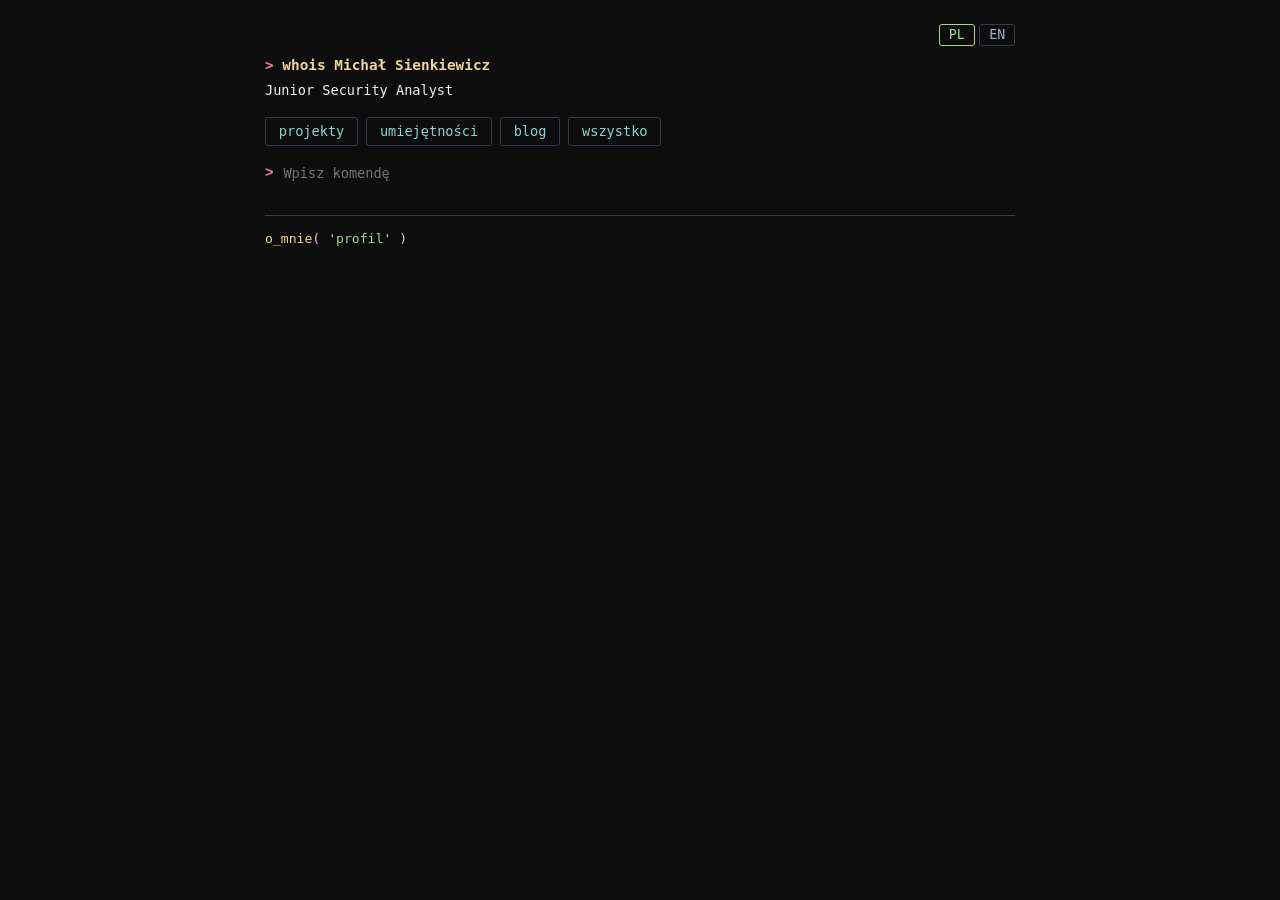
<file: index.html>
<!DOCTYPE html>
<html lang="pl">
<head>
    <meta charset="UTF-8">
    <meta name="viewport" content="width=device-width, initial-scale=1.0">
    <meta http-equiv="Content-Security-Policy" content="default-src 'self'; script-src 'self'; style-src 'self' https://fonts.googleapis.com; font-src 'self' https://fonts.gstatic.com; img-src 'self' data:; object-src 'none'; base-uri 'none'; form-action 'none'">
    <meta name="description" content="Michał Sienkiewicz — Junior Security Analyst. Portfolio w stylu terminala: projekty, certyfikaty i blog o drodze do cyberbezpieczeństwa.">
    <meta name="theme-color" content="#0d0d0d">
    <meta property="og:type" content="website">
    <meta property="og:title" content="Michał Sienkiewicz — CLI">
    <meta property="og:description" content="Michał Sienkiewicz — Junior Security Analyst. Portfolio w stylu terminala: projekty, certyfikaty i blog o drodze do cyberbezpieczeństwa.">
    <meta property="og:locale" content="pl_PL">
    <meta name="twitter:card" content="summary">
    <link rel="icon" href="favicon.svg" type="image/svg+xml">
    <title>Michał Sienkiewicz — CLI</title>
    <link rel="preconnect" href="https://fonts.googleapis.com">
    <link rel="preconnect" href="https://fonts.gstatic.com" crossorigin>
    <link href="https://fonts.googleapis.com/css2?family=Roboto:wght@400;500;700&family=Roboto+Mono:wght@400;700&display=swap" rel="stylesheet">

    <link rel="stylesheet" href="style.css">
    <script src="i18n.js"></script>
</head>
<body>
    <a class="skip-link" href="#main" data-i18n="skip">Przejdź do treści</a>
    
    <main class="terminal" id="main" tabindex="-1">
        <!-- HEADER TERMINALA -->
        <div class="code-line prompt">
            <span class="symbol">&gt;</span> <span class="entity">whois Michał Sienkiewicz</span>
        </div>
        <h1 class="code-line intro">
            Junior Security Analyst
        </h1>

        <!-- MENU (klikalne odpowiedniki komend) -->
        <nav class="menu" aria-label="Menu">
            <button type="button" class="menu-btn" data-cmd="projekty" data-i18n="menu.projects">projekty</button>
            <button type="button" class="menu-btn" data-cmd="umiejetnosci" data-i18n="menu.skills">umiejętności</button>
            <button type="button" class="menu-btn" data-cmd="blog" data-i18n="menu.blog">blog</button>
            <button type="button" class="menu-btn" data-cmd="wszystko" data-i18n="menu.all">wszystko</button>
        </nav>

        <!-- HISTORIA KOMEND I LOGI -->
        <div id="cli-output"></div>

        <!-- INTERAKTYWNY PROMPT -->
        <div class="command-line">
            <span class="symbol">&gt;</span>
            <input type="text" id="cli-input" aria-label="Wpisz komendę, np. pomoc" autocomplete="off" autocorrect="off" autocapitalize="none" data-i18n-attr="placeholder:idx.placeholder;aria-label:idx.aria" spellcheck="false" placeholder="Wpisz komendę">
        </div>

        <!-- UKRYTE SEKCJE STRONY -->
        <div id="terminal-sections">
            <!-- SEKCJA 1: PROJEKTY -->
            <section id="sec-projekty" class="section-block hidden">
                <h2 class="section-title" data-i18n="idx.s1"># 01. PROJEKTY</h2>
                <ul class="entry-list">
                    <li>
                        <a href="pages/nas.html" class="nav-item">
                            <span class="entry-label" data-i18n="idx.nas">Serwer NAS</span>
                            <span class="entry-meta" data-i18n="idx.nasmeta">Dokumentacja / Foto</span>
                        </a>
                    </li>
                    <li>
                        <a href="https://github.com/bendrusm" target="_blank" rel="noopener noreferrer" class="nav-item">
                            <span class="entry-label">Homelab</span>
                            <span class="entry-meta" data-i18n="idx.homelabmeta">W trakcie</span>
                        </a>
                    </li>
                </ul>
            </section>

            <!-- SEKCJA 2: KURSY I UMIEJĘTNOŚCI -->
            <section id="sec-skills" class="section-block hidden">
                <h2 class="section-title" data-i18n="idx.s2"># 02. KURSY I UMIEJĘTNOŚCI</h2>
                <ul class="entry-list">
                   <li>
                     <a href="pages/certyfikaty.html" class="nav-item">
                        <span class="entry-label" data-i18n="idx.certs">Certyfikaty</span>
                         <span class="entry-meta">08-26</span>
                     </a>
                    </li>
                    <li>
                        <div class="nav-item info-item">
                            <span class="entry-label" data-i18n="idx.skills">Umiejętności</span>
                            <span class="entry-meta">Linux · SIEM/IDS · SQL · Python · Windows Server</span>
                        </div>
                    </li>
                </ul>
            </section>

            <!-- SEKCJA 3: MINI BLOG / LOGI -->
            <section id="sec-blog" class="section-block hidden">
                <h2 class="section-title" data-i18n="idx.s3"># 03. Logi</h2>
                <ul class="entry-list">
                    <li>
                        <a href="pages/blog.html" class="nav-item">
                            <span class="entry-label">Blog</span>
                            <span class="entry-meta">24-07-26</span>
                        </a>
                    </li>
                </ul>
            </section>
        </div>

        <!-- STOPKA STRONY -->
        <footer class="section-block footer-code">
            <div class="code-line">
                <span class="function" data-i18n="idx.aboutfn">o_mnie</span>(
                <a href="pages/o-mnie.html" class="selectable-link" data-i18n="idx.aboutlink">'profil'</a> )
            </div>
        </footer>
    </main>

    <script src="script.js"></script>
</body>
</html>
</file>
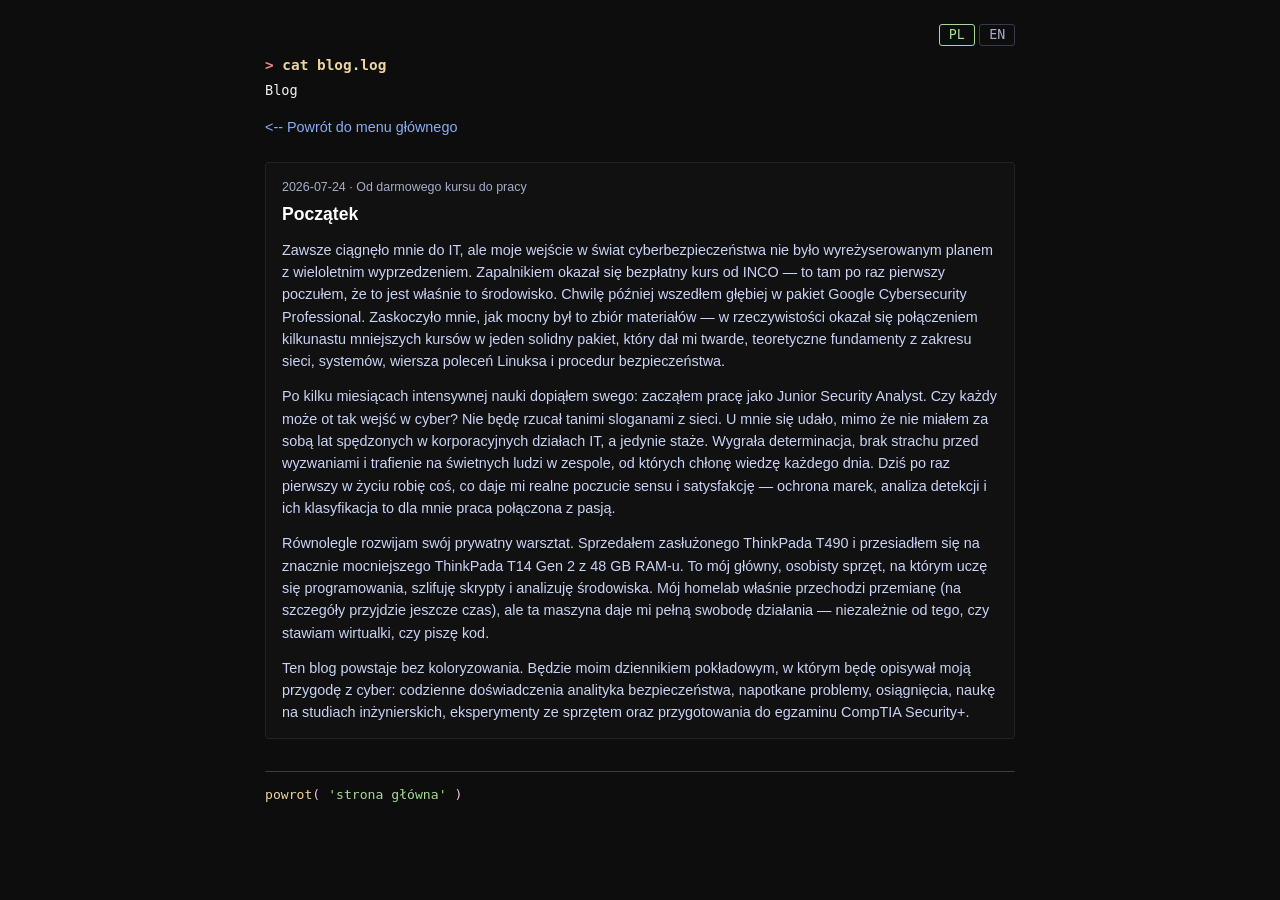
<file: pages/blog.html>
<!DOCTYPE html>
<html lang="pl">
<head>
    <meta charset="UTF-8">
    <meta name="viewport" content="width=device-width, initial-scale=1.0">
    <meta http-equiv="Content-Security-Policy" content="default-src 'self'; script-src 'self'; style-src 'self' https://fonts.googleapis.com; font-src 'self' https://fonts.gstatic.com; img-src 'self' data:; object-src 'none'; base-uri 'none'; form-action 'none'">
    <meta name="description" content="Dziennik pokładowy z drogi do cyberbezpieczeństwa: od darmowego kursu do pierwszej pracy analityka.">
    <meta name="theme-color" content="#0d0d0d">
    <meta property="og:type" content="website">
    <meta property="og:title" content="Blog — Michał Sienkiewicz">
    <meta property="og:description" content="Dziennik pokładowy z drogi do cyberbezpieczeństwa: od darmowego kursu do pierwszej pracy analityka.">
    <meta property="og:locale" content="pl_PL">
    <meta name="twitter:card" content="summary">
    <link rel="icon" href="../favicon.svg" type="image/svg+xml">
    <title>Blog — Michał Sienkiewicz</title>
    <link rel="preconnect" href="https://fonts.googleapis.com">
    <link rel="preconnect" href="https://fonts.gstatic.com" crossorigin>
    <link href="https://fonts.googleapis.com/css2?family=Roboto:wght@400;500;700&family=Roboto+Mono:wght@400;700&display=swap" rel="stylesheet">
    <link rel="stylesheet" href="../style.css">
    <script src="../i18n.js"></script>
</head>
<body>
    <a class="skip-link" href="#main" data-i18n="skip">Przejdź do treści</a>

<main class="terminal" id="main" tabindex="-1">
    <div class="code-line prompt">
        <span class="symbol">&gt;</span> <span class="entity">cat blog.log</span>
    </div>
    <h1 class="code-line intro">Blog</h1>

    <div class="back-wrap">
        <a href="../index.html" class="selectable-link back-link" data-i18n="back.home">&lt;-- Powrót do menu głównego</a>
    </div>

    <section id="sec-blog" class="section-block">
        <!-- NOWY WPIS: skopiuj cały blok <article> i wklej go NAD poprzednim (najnowszy na górze).
             Teksty oznaczaj data-i18n="klucz" i dopisz angielskie wersje w i18n.js. -->
        <article class="post">
            <p class="post-meta">
                <time datetime="2026-07-24">2026-07-24</time> · <span data-i18n="blog.col">Od darmowego kursu do pracy</span>
            </p>
            <h2 class="post-title" data-i18n="blog.h4">Początek</h2>
            <p data-i18n="blog.p1">Zawsze ciągnęło mnie do IT, ale moje wejście w świat cyberbezpieczeństwa nie było wyreżyserowanym planem z wieloletnim wyprzedzeniem. Zapalnikiem okazał się bezpłatny kurs od INCO — to tam po raz pierwszy poczułem, że to jest właśnie to środowisko. Chwilę później wszedłem głębiej w pakiet Google Cybersecurity Professional. Zaskoczyło mnie, jak mocny był to zbiór materiałów — w rzeczywistości okazał się połączeniem kilkunastu mniejszych kursów w jeden solidny pakiet, który dał mi twarde, teoretyczne fundamenty z zakresu sieci, systemów, wiersza poleceń Linuksa i procedur bezpieczeństwa.
                    </p>
            <p data-i18n="blog.p2">
                Po kilku miesiącach intensywnej nauki dopiąłem swego: zacząłem pracę jako Junior Security Analyst. Czy każdy może ot tak wejść w cyber? Nie będę rzucał tanimi sloganami z sieci. U mnie się udało, mimo że nie miałem za sobą lat spędzonych w korporacyjnych działach IT, a jedynie staże. Wygrała determinacja, brak strachu przed wyzwaniami i trafienie na świetnych ludzi w zespole, od których chłonę wiedzę każdego dnia. Dziś po raz pierwszy w życiu robię coś, co daje mi realne poczucie sensu i satysfakcję — ochrona marek, analiza detekcji i ich klasyfikacja to dla mnie praca połączona z pasją.
                    </p>
            <p data-i18n="blog.p3">
                Równolegle rozwijam swój prywatny warsztat. Sprzedałem zasłużonego ThinkPada T490 i przesiadłem się na znacznie mocniejszego ThinkPada T14 Gen 2 z 48 GB RAM-u. To mój główny, osobisty sprzęt, na którym uczę się programowania, szlifuję skrypty i analizuję środowiska. Mój homelab właśnie przechodzi przemianę (na szczegóły przyjdzie jeszcze czas), ale ta maszyna daje mi pełną swobodę działania — niezależnie od tego, czy stawiam wirtualki, czy piszę kod.
                    </p>
            <p data-i18n="blog.p4">
                Ten blog powstaje bez koloryzowania. Będzie moim dziennikiem pokładowym, w którym będę opisywał moją przygodę z cyber: codzienne doświadczenia analityka bezpieczeństwa, napotkane problemy, osiągnięcia, naukę na studiach inżynierskich, eksperymenty ze sprzętem oraz przygotowania do egzaminu CompTIA Security+.
                    </p>
        </article>
    </section>

    <!-- Powrót do strony głównej -->
    <footer class="section-block footer-code post-footer">
        <div class="code-line">
            <span class="function" data-i18n="blog.fn">powrot</span>(
            <a href="../index.html" class="selectable-link" data-i18n="blog.home">'strona główna'</a> )
        </div>
    </footer>
</main>

</body>
</html>
</file>
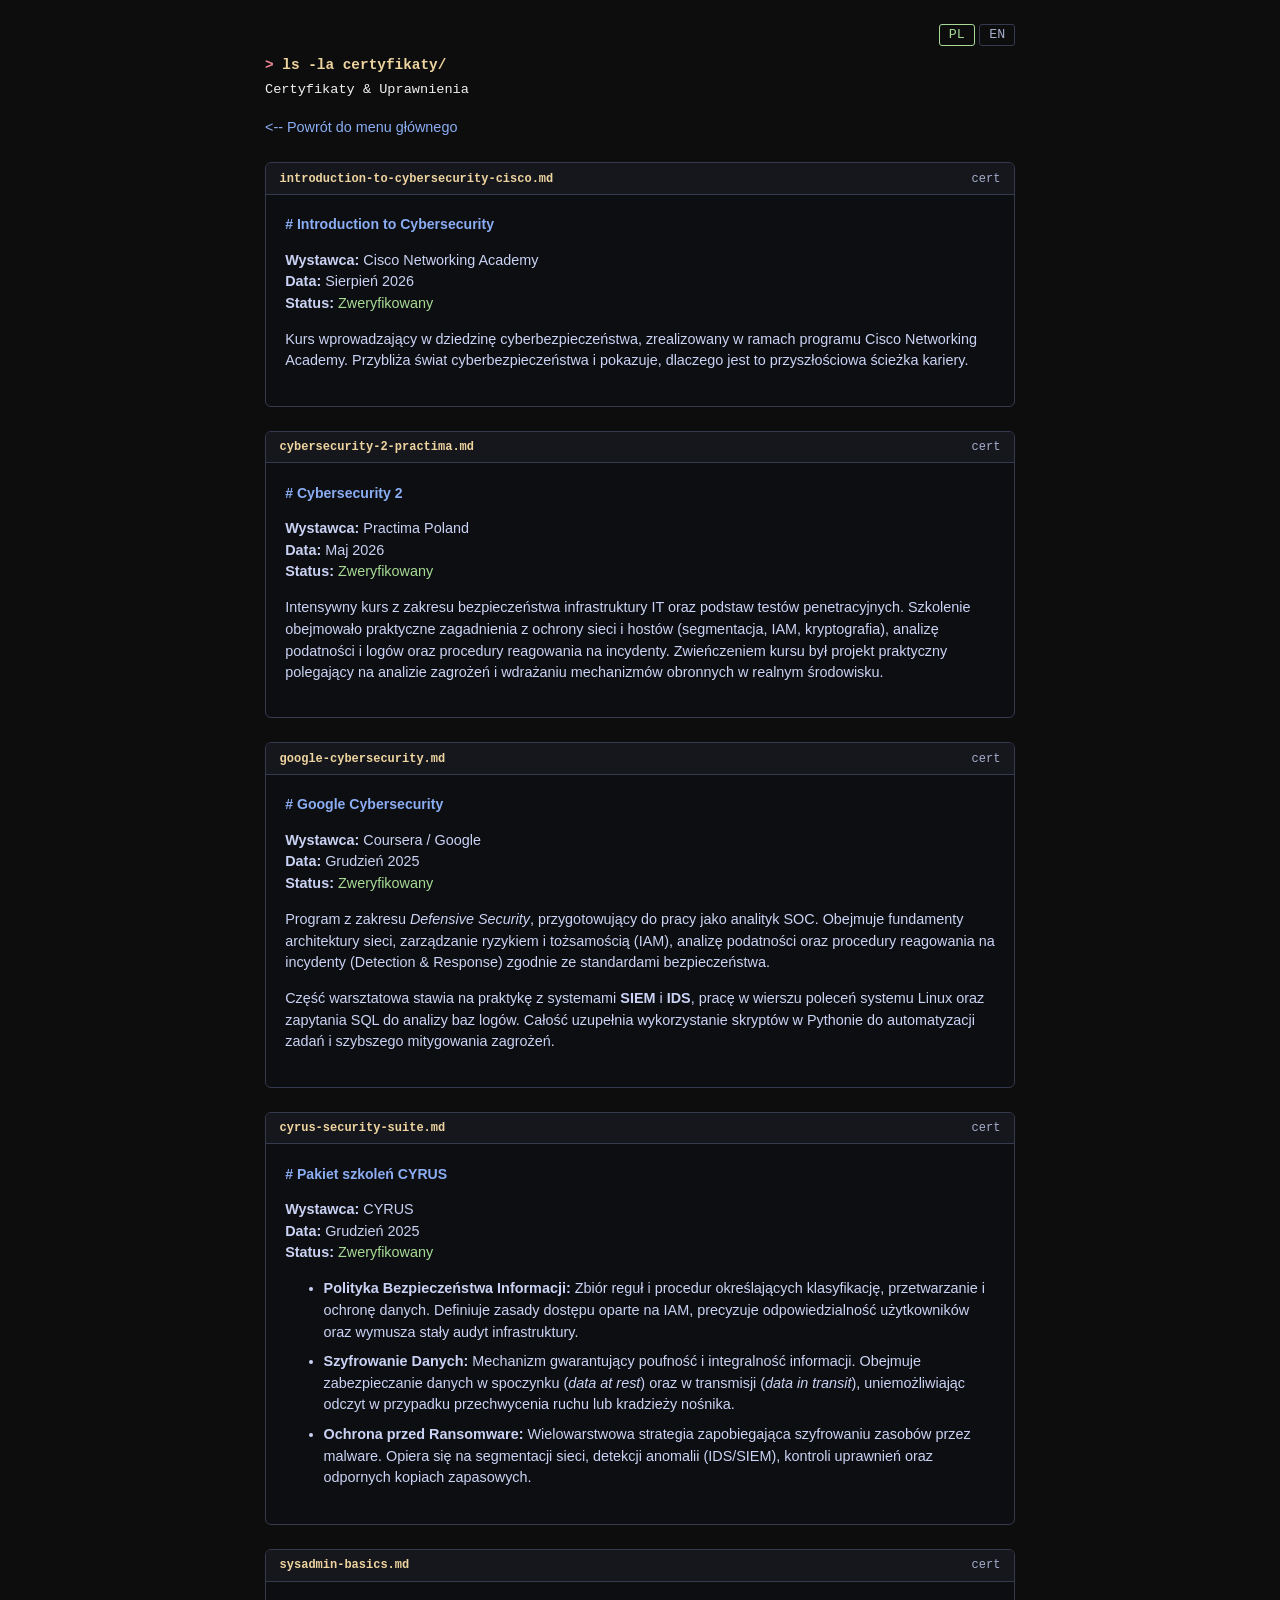
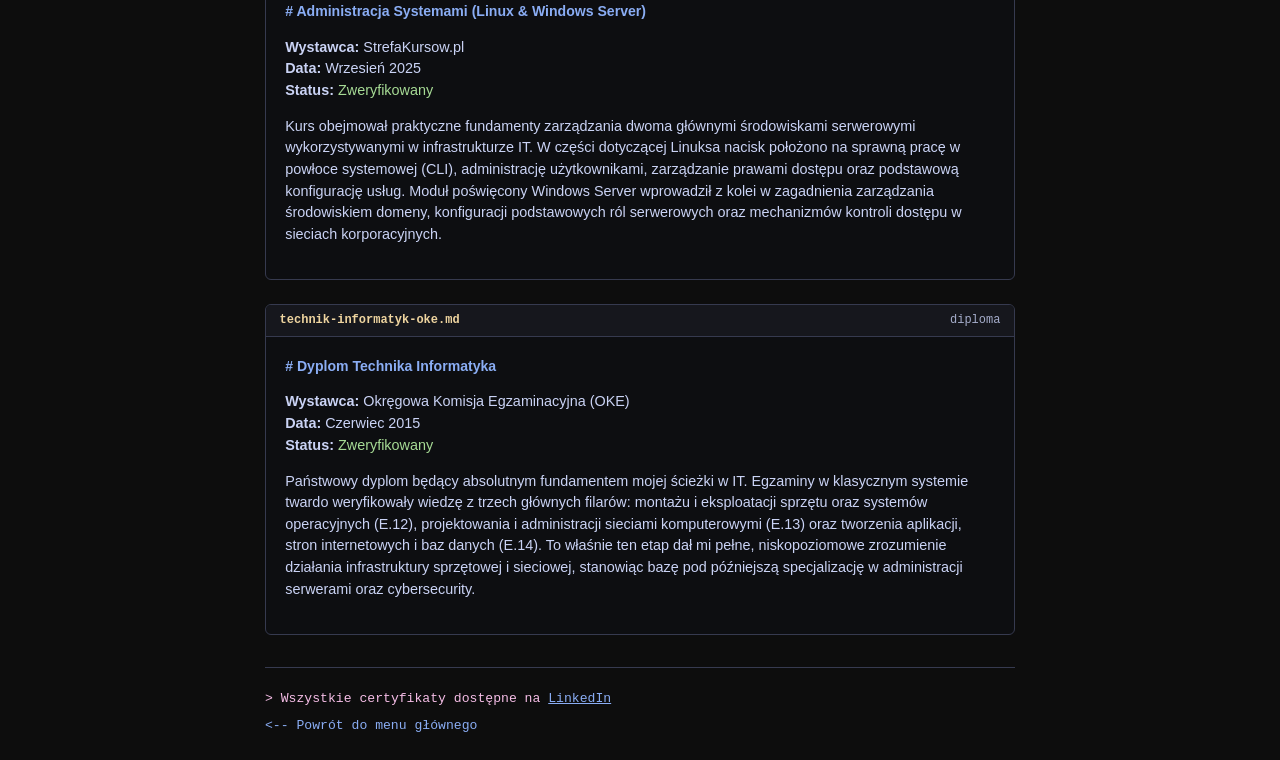
<file: pages/certyfikaty.html>
<!DOCTYPE html>
<html lang="pl">
<head>
    <meta charset="UTF-8">
    <meta name="viewport" content="width=device-width, initial-scale=1.0">
    <meta http-equiv="Content-Security-Policy" content="default-src 'self'; script-src 'self'; style-src 'self' https://fonts.googleapis.com; font-src 'self' https://fonts.gstatic.com; img-src 'self' data:; object-src 'none'; base-uri 'none'; form-action 'none'">
    <meta name="description" content="Certyfikaty i kursy z cyberbezpieczeństwa i administracji systemami: Cisco, Google, Practima, CYRUS.">
    <meta name="theme-color" content="#0d0d0d">
    <meta property="og:type" content="website">
    <meta property="og:title" content="Certyfikaty — Michał Sienkiewicz">
    <meta property="og:description" content="Certyfikaty i kursy z cyberbezpieczeństwa i administracji systemami: Cisco, Google, Practima, CYRUS.">
    <meta property="og:locale" content="pl_PL">
    <meta name="twitter:card" content="summary">
    <link rel="icon" href="../favicon.svg" type="image/svg+xml">
    <title data-i18n="cert.title">Certyfikaty — Michał Sienkiewicz</title>
    <link rel="preconnect" href="https://fonts.googleapis.com">
    <link rel="preconnect" href="https://fonts.gstatic.com" crossorigin>
    <link href="https://fonts.googleapis.com/css2?family=Roboto:wght@400;500;700&family=Roboto+Mono:wght@400;700&display=swap" rel="stylesheet">
    <link rel="stylesheet" href="../style.css">
    <script src="../i18n.js"></script>
</head>
<body>
    <a class="skip-link" href="#main" data-i18n="skip">Przejdź do treści</a>

    <main class="terminal" id="main" tabindex="-1">
        <!-- HEADER TERMINALA -->
        <div class="code-line prompt">
            <span class="symbol">&gt;</span> <span class="entity">ls -la certyfikaty/</span>
        </div>
        <h1 class="code-line intro" data-i18n="cert.h1">
            Certyfikaty & Uprawnienia
        </h1>

        <!-- POWRÓT DO STRONY GŁÓWNEJ -->
        <div class="back-wrap">
            <a href="../index.html" class="selectable-link back-link" data-i18n="back.home">&lt;-- Powrót do menu głównego</a>
        </div>

        <!-- CERT 6 -->
        <div class="code-block" data-date="2026-08">
            <div class="code-header">
                <span class="file-name">introduction-to-cybersecurity-cisco.md</span>
                <span class="lang-tag">cert</span>
            </div>
            <div class="code-content">
                <h2># Introduction to Cybersecurity</h2>
                <p data-i18n="c6.meta">
                    <strong>Wystawca:</strong> Cisco Networking Academy<br>
                    <strong>Data:</strong> Sierpień 2026<br>
                    <strong>Status:</strong> <span class="c-green">Zweryfikowany</span>
                </p>
                <p data-i18n="c6.desc">
                    Kurs wprowadzający w dziedzinę cyberbezpieczeństwa, zrealizowany w ramach programu Cisco Networking Academy. Przybliża świat cyberbezpieczeństwa i pokazuje, dlaczego jest to przyszłościowa ścieżka kariery.
                </p>
            </div>
        </div>

        <!-- CERT 1 -->
        <div class="code-block" data-date="2026-05">
            <div class="code-header">
                <span class="file-name">cybersecurity-2-practima.md</span>
                <span class="lang-tag">cert</span>
            </div>
            <div class="code-content">
                <h2># Cybersecurity 2</h2>
                <p data-i18n="c1.meta">
                    <strong>Wystawca:</strong> Practima Poland<br>
                    <strong>Data:</strong> Maj 2026<br>
                    <strong>Status:</strong> <span class="c-green">Zweryfikowany</span>
                </p>
                <p data-i18n="c1.desc">
                    Intensywny kurs z zakresu bezpieczeństwa infrastruktury IT oraz podstaw testów penetracyjnych. Szkolenie obejmowało praktyczne zagadnienia z ochrony sieci i hostów (segmentacja, IAM, kryptografia), analizę podatności i logów oraz procedury reagowania na incydenty. Zwieńczeniem kursu był projekt praktyczny polegający na analizie zagrożeń i wdrażaniu mechanizmów obronnych w realnym środowisku.
                </p>
            </div>
        </div>

        <!-- CERT 2 -->
        <div class="code-block" data-date="2025-12">
            <div class="code-header">
                <span class="file-name">google-cybersecurity.md</span>
                <span class="lang-tag">cert</span>
            </div>
            <div class="code-content">
                <h2># Google Cybersecurity</h2>
                <p data-i18n="c2.meta">
                    <strong>Wystawca:</strong> Coursera / Google<br>
                    <strong>Data:</strong> Grudzień 2025<br>
                    <strong>Status:</strong> <span class="c-green">Zweryfikowany</span>
                </p>
                <p data-i18n="c2.d1">
                    Program z zakresu <em>Defensive Security</em>, przygotowujący do pracy jako analityk SOC. Obejmuje fundamenty architektury sieci, zarządzanie ryzykiem i tożsamością (IAM), analizę podatności oraz procedury reagowania na incydenty (Detection & Response) zgodnie ze standardami bezpieczeństwa.                </p>
                <p data-i18n="c2.d2">
                    Część warsztatowa stawia na praktykę z systemami <strong>SIEM</strong> i <strong>IDS</strong>, pracę w wierszu poleceń systemu Linux oraz zapytania SQL do analizy baz logów. Całość uzupełnia wykorzystanie skryptów w Pythonie do automatyzacji zadań i szybszego mitygowania zagrożeń.                </p>
            </div>
        </div>

        <!-- CERT 3 -->
        <div class="code-block" data-date="2025-12">
            <div class="code-header">
                <span class="file-name">cyrus-security-suite.md</span>
                <span class="lang-tag">cert</span>
            </div>
            <div class="code-content">
                <h2 data-i18n="c3.h2"># Pakiet szkoleń CYRUS</h2>
                <p data-i18n="c3.meta">
                    <strong>Wystawca:</strong> CYRUS<br>
                    <strong>Data:</strong> Grudzień 2025<br>
                    <strong>Status:</strong> <span class="c-green">Zweryfikowany</span>
                </p>
                <ul class="cert-list">
    <li data-i18n="c3.li1">
        <strong>Polityka Bezpieczeństwa Informacji:</strong> Zbiór reguł i procedur określających klasyfikację, przetwarzanie i ochronę danych. Definiuje zasady dostępu oparte na IAM, precyzuje odpowiedzialność użytkowników oraz wymusza stały audyt infrastruktury.
    </li>
    <li class="mt-sm" data-i18n="c3.li2">
        <strong>Szyfrowanie Danych:</strong> Mechanizm gwarantujący poufność i integralność informacji. Obejmuje zabezpieczanie danych w spoczynku (<em>data at rest</em>) oraz w transmisji (<em>data in transit</em>), uniemożliwiając odczyt w przypadku przechwycenia ruchu lub kradzieży nośnika.
    </li>
    <li class="mt-sm" data-i18n="c3.li3">
        <strong>Ochrona przed Ransomware:</strong> Wielowarstwowa strategia zapobiegająca szyfrowaniu zasobów przez malware. Opiera się na segmentacji sieci, detekcji anomalii (IDS/SIEM), kontroli uprawnień oraz odpornych kopiach zapasowych.
    </li>
</ul>
            </div>
        </div>

        <!-- CERT 4 -->
        <div class="code-block" data-date="2025-09">
            <div class="code-header">
                <span class="file-name">sysadmin-basics.md</span>
                <span class="lang-tag">cert</span>
            </div>
            <div class="code-content">
                <h2 data-i18n="c4.h2"># Administracja Systemami (Linux & Windows Server)</h2>
                <p data-i18n="c4.meta">
                    <strong>Wystawca:</strong> StrefaKursow.pl<br>
                    <strong>Data:</strong> Wrzesień 2025<br>
                    <strong>Status:</strong> <span class="c-green">Zweryfikowany</span>
                </p>
                <p data-i18n="c4.desc">
                    Kurs obejmował praktyczne fundamenty zarządzania dwoma głównymi środowiskami serwerowymi wykorzystywanymi w infrastrukturze IT. W części dotyczącej Linuksa nacisk położono na sprawną pracę w powłoce systemowej (CLI), administrację użytkownikami, zarządzanie prawami dostępu oraz podstawową konfigurację usług. Moduł poświęcony Windows Server wprowadził z kolei w zagadnienia zarządzania środowiskiem domeny, konfiguracji podstawowych ról serwerowych oraz mechanizmów kontroli dostępu w sieciach korporacyjnych.
                </p>
            </div>
        </div>

        <!-- CERT 5 -->
        <div class="code-block" data-date="2015-06">
            <div class="code-header">
                <span class="file-name">technik-informatyk-oke.md</span>
                <span class="lang-tag">diploma</span>
            </div>
            <div class="code-content">
                <h2 data-i18n="c5.h2"># Dyplom Technika Informatyka</h2>
                <p data-i18n="c5.meta">
                    <strong>Wystawca:</strong> Okręgowa Komisja Egzaminacyjna (OKE)<br>
                    <strong>Data:</strong> Czerwiec 2015<br>
                    <strong>Status:</strong> <span class="c-green">Zweryfikowany</span>
                </p>
                <p data-i18n="c5.desc">
                    Państwowy dyplom będący absolutnym fundamentem mojej ścieżki w IT. Egzaminy w klasycznym systemie twardo weryfikowały wiedzę z trzech głównych filarów: montażu i eksploatacji sprzętu oraz systemów operacyjnych (E.12), projektowania i administracji sieciami komputerowymi (E.13) oraz tworzenia aplikacji, stron internetowych i baz danych (E.14).

To właśnie ten etap dał mi pełne, niskopoziomowe zrozumienie działania infrastruktury sprzętowej i sieciowej, stanowiąc bazę pod późniejszą specjalizację w administracji serwerami oraz cybersecurity.
                </p>
            </div>
        </div>

        <!-- STOPKA Z LINKIEM DO LINKEDIN (ZAMIAST STATUSU) -->
        <section class="section-block footer-code">
            
            <div class="code-line mt-sm" data-i18n="cert.footer">
                <span class="symbol">&gt;</span> Wszystkie certyfikaty dostępne na <a href="https://www.linkedin.com/in/michal-sienkiewicz-cybersecurity" target="_blank" rel="noopener noreferrer" class="selectable-link link-blue">LinkedIn</a>
            </div>
            <div class="code-line mt-sm">
                <a href="../index.html" class="selectable-link back-link" data-i18n="back.home">&lt;-- Powrót do menu głównego</a>
            </div>
        </section>
    </main>

    <!-- Skrypt sortujący certyfikaty po dacie -->
    <script src="../sort-certs.js"></script>
</body>
</html>
</file>
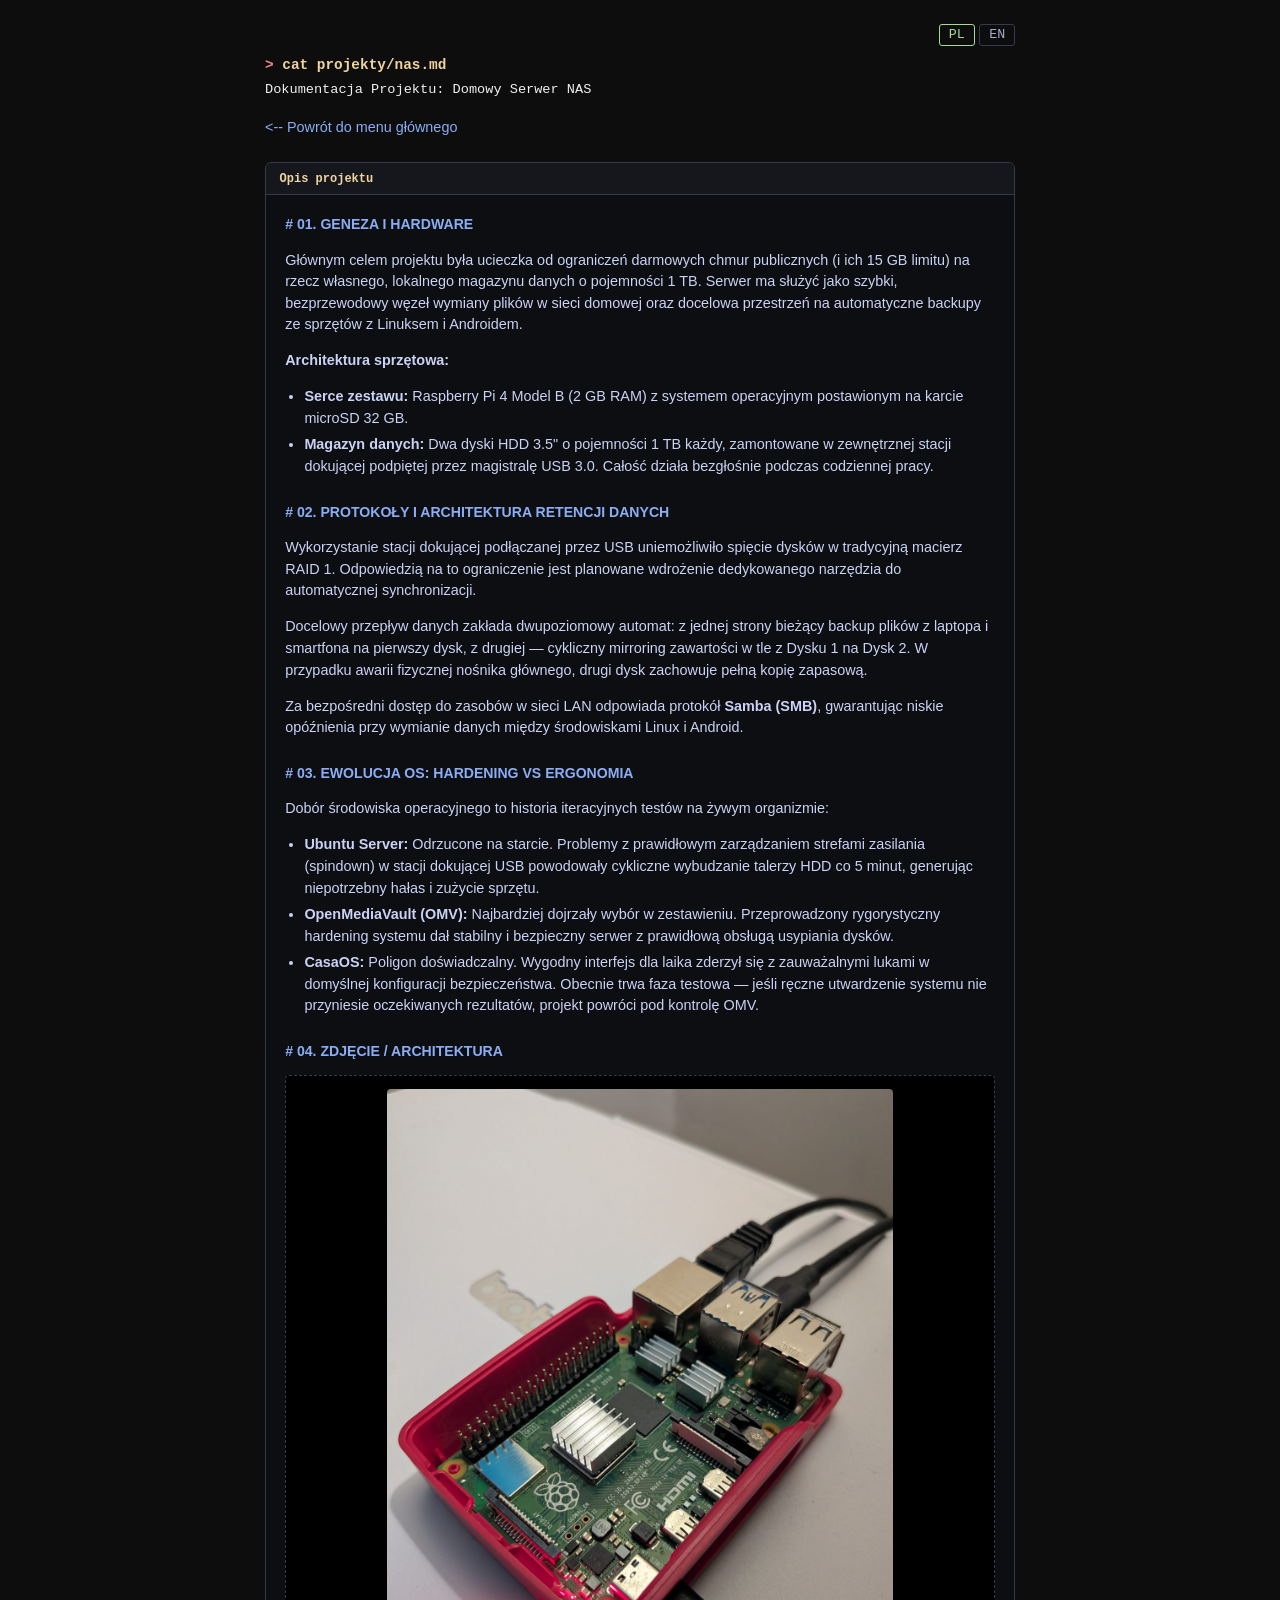
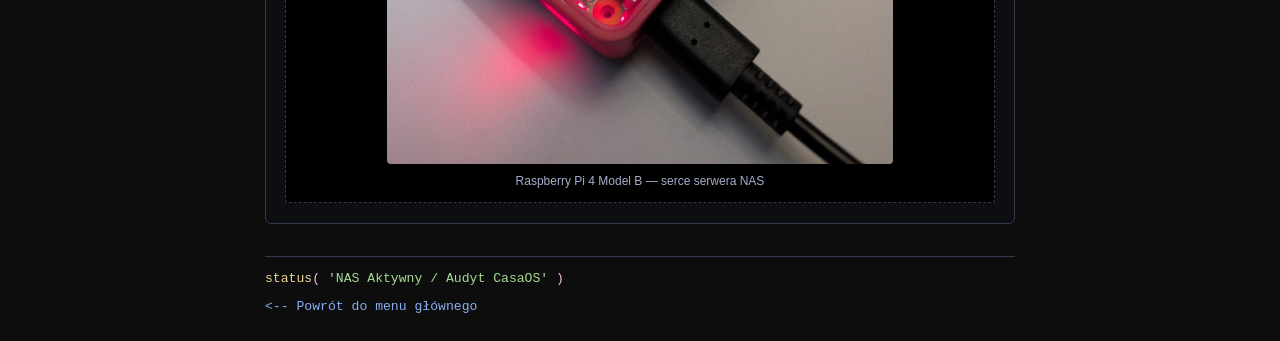
<file: pages/nas.html>
<!DOCTYPE html>
<html lang="pl">
<head>
    <meta charset="UTF-8">
    <meta name="viewport" content="width=device-width, initial-scale=1.0">
    <meta http-equiv="Content-Security-Policy" content="default-src 'self'; script-src 'self'; style-src 'self' https://fonts.googleapis.com; font-src 'self' https://fonts.gstatic.com; img-src 'self' data:; object-src 'none'; base-uri 'none'; form-action 'none'">
    <meta name="description" content="Dokumentacja domowego serwera NAS na Raspberry Pi 4: sprzęt, kopie zapasowe, Samba i dobór systemu (OMV, CasaOS).">
    <meta name="theme-color" content="#0d0d0d">
    <meta property="og:type" content="website">
    <meta property="og:title" content="Serwer NAS — Michał Sienkiewicz">
    <meta property="og:description" content="Dokumentacja domowego serwera NAS na Raspberry Pi 4: sprzęt, kopie zapasowe, Samba i dobór systemu (OMV, CasaOS).">
    <meta property="og:locale" content="pl_PL">
    <meta name="twitter:card" content="summary">
    <link rel="icon" href="../favicon.svg" type="image/svg+xml">
    <title data-i18n="nas.title">Serwer NAS — Michał Sienkiewicz</title>
    <link rel="preconnect" href="https://fonts.googleapis.com">
    <link rel="preconnect" href="https://fonts.gstatic.com" crossorigin>
    <link href="https://fonts.googleapis.com/css2?family=Roboto:wght@400;500;700&family=Roboto+Mono:wght@400;700&display=swap" rel="stylesheet">
    <link rel="stylesheet" href="../style.css">
    <script src="../i18n.js"></script>
</head>
<body>
    <a class="skip-link" href="#main" data-i18n="skip">Przejdź do treści</a>

    <main class="terminal" id="main" tabindex="-1">
        <!-- HEADER TERMINALA -->
        <div class="code-line prompt">
            <span class="symbol">&gt;</span> <span class="entity">cat projekty/nas.md</span>
        </div>
        <h1 class="code-line intro" data-i18n="nas.h1">
            Dokumentacja Projektu: Domowy Serwer NAS
        </h1>

        <!-- POWRÓT DO STRONY GŁÓWNEJ -->
        <div class="back-wrap">
            <a href="../index.html" class="selectable-link back-link" data-i18n="back.home">&lt;-- Powrót do menu głównego</a>
        </div>

        <!-- BLOK KODU OBSIDIAN -->
        <div class="code-block">
            <div class="code-header">
                <span class="file-name" data-i18n="nas.file">Opis projektu</span>
                <span class="lang-tag"></span>
            </div>
            
            <div class="code-content">
                <h2 data-i18n="nas.s1"># 01. GENEZA I HARDWARE</h2>
                <p data-i18n="nas.p1">
                    Głównym celem projektu była ucieczka od ograniczeń darmowych chmur publicznych (i ich 15 GB limitu) na rzecz własnego, lokalnego magazynu danych o pojemności 1 TB. Serwer ma służyć jako szybki, bezprzewodowy węzeł wymiany plików w sieci domowej oraz docelowa przestrzeń na automatyczne backupy ze sprzętów z Linuksem i Androidem.
                </p>
                <p data-i18n="nas.p2"><strong>Architektura sprzętowa:</strong></p>
                <ul>
                    <li data-i18n="nas.li1"><strong>Serce zestawu:</strong> Raspberry Pi 4 Model B (2 GB RAM) z systemem operacyjnym postawionym na karcie microSD 32 GB.</li>
                    <li data-i18n="nas.li2"><strong>Magazyn danych:</strong> Dwa dyski HDD 3.5" o pojemności 1 TB każdy, zamontowane w zewnętrznej stacji dokującej podpiętej przez magistralę USB 3.0. Całość działa bezgłośnie podczas codziennej pracy.</li>
                </ul>

                <h2 data-i18n="nas.s2"># 02. PROTOKOŁY I ARCHITEKTURA RETENCJI DANYCH</h2>
                <p data-i18n="nas.p3">
                    Wykorzystanie stacji dokującej podłączanej przez USB uniemożliwiło spięcie dysków w tradycyjną macierz RAID 1. Odpowiedzią na to ograniczenie jest planowane wdrożenie dedykowanego narzędzia do automatycznej synchronizacji.
                </p>
                <p data-i18n="nas.p4">
                    Docelowy przepływ danych zakłada dwupoziomowy automat: z jednej strony bieżący backup plików z laptopa i smartfona na pierwszy dysk, z drugiej — cykliczny mirroring zawartości w tle z Dysku 1 na Dysk 2. W przypadku awarii fizycznej nośnika głównego, drugi dysk zachowuje pełną kopię zapasową.
                </p>
                <p data-i18n="nas.p5">
                    Za bezpośredni dostęp do zasobów w sieci LAN odpowiada protokół <strong>Samba (SMB)</strong>, gwarantując niskie opóźnienia przy wymianie danych między środowiskami Linux i Android.
                </p>

                <h2 data-i18n="nas.s3"># 03. EWOLUCJA OS: HARDENING VS ERGONOMIA</h2>
                <p data-i18n="nas.p6">
                    Dobór środowiska operacyjnego to historia iteracyjnych testów na żywym organizmie:
                </p>
                <ul>
                    <li data-i18n="nas.li3"><strong>Ubuntu Server:</strong> Odrzucone na starcie. Problemy z prawidłowym zarządzaniem strefami zasilania (spindown) w stacji dokującej USB powodowały cykliczne wybudzanie talerzy HDD co 5 minut, generując niepotrzebny hałas i zużycie sprzętu.</li>
                    <li data-i18n="nas.li4"><strong>OpenMediaVault (OMV):</strong> Najbardziej dojrzały wybór w zestawieniu. Przeprowadzony rygorystyczny hardening systemu dał stabilny i bezpieczny serwer z prawidłową obsługą usypiania dysków.</li>
                    <li data-i18n="nas.li5"><strong>CasaOS:</strong> Poligon doświadczalny. Wygodny interfejs dla laika zderzył się z zauważalnymi lukami w domyślnej konfiguracji bezpieczeństwa. Obecnie trwa faza testowa — jeśli ręczne utwardzenie systemu nie przyniesie oczekiwanych rezultatów, projekt powróci pod kontrolę OMV.</li>
                </ul>

                <h2 data-i18n="nas.s4"># 04. ZDJĘCIE / ARCHITEKTURA</h2>
                <div class="img-container">
                    <img src="../png/nas-pi4.jpg" width="1200" height="1600" loading="lazy" alt="Zdjęcie serwera NAS na Raspberry Pi 4" data-i18n-attr="alt:nas.alt">
                    <span class="img-caption" data-i18n="nas.cap">Raspberry Pi 4 Model B — serce serwera NAS</span>
                </div>
            </div>
        </div>

        <!-- STOPKA -->
        <section class="section-block footer-code">
            <div class="code-line">
                <span class="function">status</span>( <span class="c-green" data-i18n="nas.status">'NAS Aktywny / Audyt CasaOS'</span> )
            </div>
            <div class="code-line mt-sm">
                <a href="../index.html" class="selectable-link back-link" data-i18n="back.home">&lt;-- Powrót do menu głównego</a>
            </div>
        </section>
    </main>

</body>
</html>
</file>
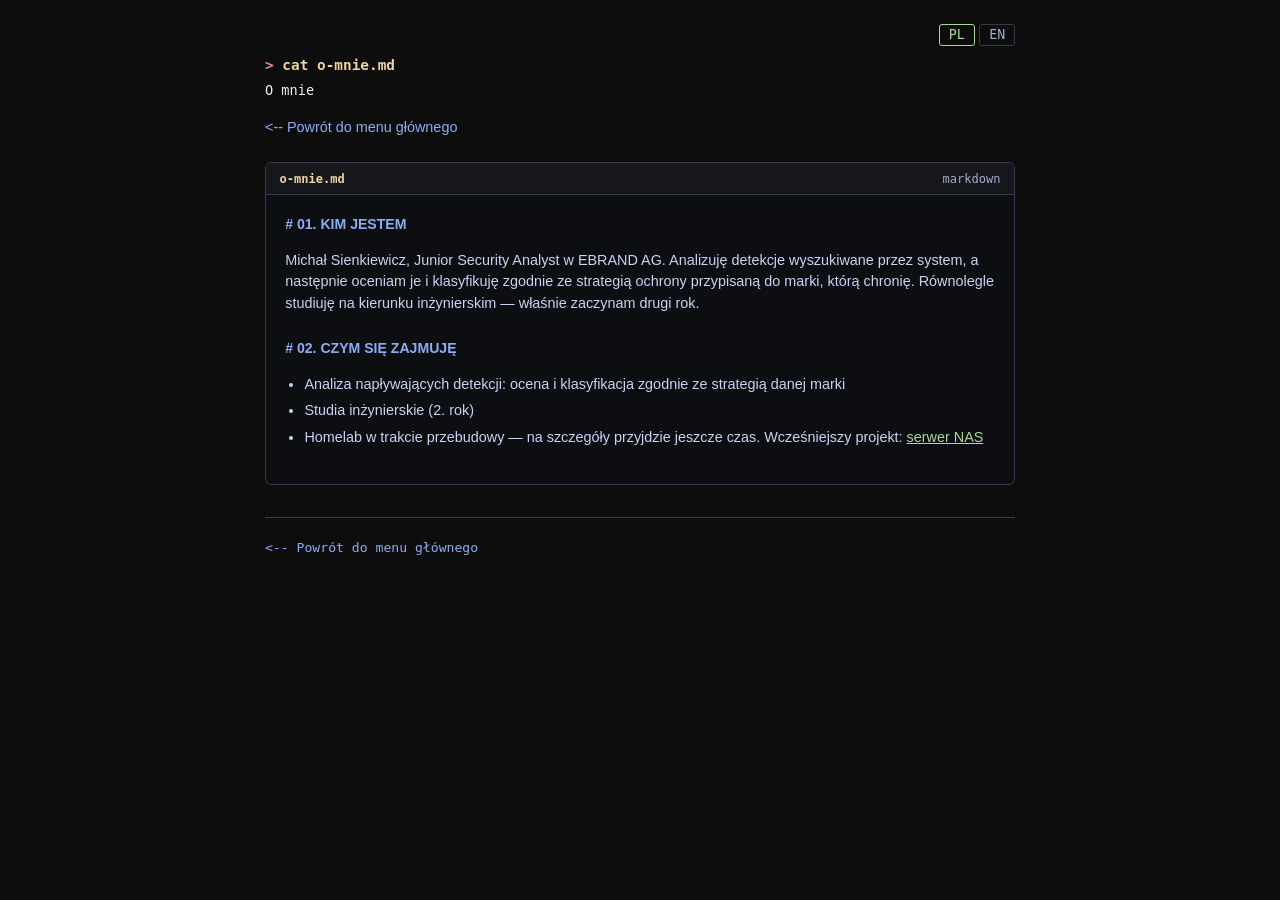
<file: pages/o-mnie.html>
<!DOCTYPE html>
<html lang="pl">
<head>
    <meta charset="UTF-8">
    <meta name="viewport" content="width=device-width, initial-scale=1.0">
    <meta http-equiv="Content-Security-Policy" content="default-src 'self'; script-src 'self'; style-src 'self' https://fonts.googleapis.com; font-src 'self' https://fonts.gstatic.com; img-src 'self' data:; object-src 'none'; base-uri 'none'; form-action 'none'">
    <meta name="description" content="Michał Sienkiewicz, Junior Security Analyst w EBRAND AG. Analiza detekcji, studia inżynierskie i projekty.">
    <meta name="theme-color" content="#0d0d0d">
    <meta property="og:type" content="website">
    <meta property="og:title" content="O mnie — Michał Sienkiewicz">
    <meta property="og:description" content="Michał Sienkiewicz, Junior Security Analyst w EBRAND AG. Analiza detekcji, studia inżynierskie i projekty.">
    <meta property="og:locale" content="pl_PL">
    <meta name="twitter:card" content="summary">
    <link rel="icon" href="../favicon.svg" type="image/svg+xml">
    <title data-i18n="about.title">O mnie — Michał Sienkiewicz</title>
    <link rel="preconnect" href="https://fonts.googleapis.com">
    <link rel="preconnect" href="https://fonts.gstatic.com" crossorigin>
    <link href="https://fonts.googleapis.com/css2?family=Roboto:wght@400;500;700&family=Roboto+Mono:wght@400;700&display=swap" rel="stylesheet">
    <link rel="stylesheet" href="../style.css">
    <script src="../i18n.js"></script>
</head>
<body>
    <a class="skip-link" href="#main" data-i18n="skip">Przejdź do treści</a>

    <main class="terminal" id="main" tabindex="-1">
        <div class="code-line prompt">
            <span class="symbol">&gt;</span> <span class="entity">cat o-mnie.md</span>
        </div>
        <h1 class="code-line intro" data-i18n="about.h1">
            O mnie
        </h1>

        <div class="back-wrap">
            <a href="../index.html" class="selectable-link back-link" data-i18n="back.home">&lt;-- Powrót do menu głównego</a>
        </div>

        <div class="code-block">
            <div class="code-header">
                <span class="file-name">o-mnie.md</span>
                <span class="lang-tag">markdown</span>
            </div>

            <div class="code-content">
                <h2 data-i18n="about.s1"># 01. KIM JESTEM</h2>
                <p data-i18n="about.p1">
                    Michał Sienkiewicz, Junior Security Analyst w EBRAND AG. Analizuję detekcje wyszukiwane przez system, a następnie oceniam je i klasyfikuję zgodnie ze strategią ochrony przypisaną do marki, którą chronię. Równolegle studiuję na kierunku inżynierskim — właśnie zaczynam drugi rok.
                </p>

                <h2 data-i18n="about.s2"># 02. CZYM SIĘ ZAJMUJĘ</h2>
                <ul>
                    <li data-i18n="about.li1">Analiza napływających detekcji: ocena i klasyfikacja zgodnie ze strategią danej marki</li>
                    <li data-i18n="about.li2">Studia inżynierskie (2. rok)</li>
                    <li data-i18n="about.li3">Homelab w trakcie przebudowy — na szczegóły przyjdzie jeszcze czas. Wcześniejszy projekt: <a href="nas.html" class="selectable-link c-green">serwer NAS</a></li>
                </ul>
            </div>
        </div>
        <footer class="section-block footer-code">
            <div class="code-line mt-sm">
                <a href="../index.html" class="selectable-link back-link" data-i18n="back.home">&lt;-- Powrót do menu głównego</a>
            </div>
        </footer>
    </main>

</body>
</html>
</file>
<file: style.css>
:root {
    --bg-base:       #0d0d0d;
    --c-white:       #ffffff;
    --text-main:     #cad3f5;
    --subtext:       #a5adcb;
    
    --accent-red:    #ed8796;
    --accent-green:  #a6da95;
    --accent-yellow: #eed49f;
    --accent-blue:   #8aadf4;
    --accent-pink:   #f5bde6;
    --accent-cyan:   #8bd5ca;
    
    --border-color:  #363a4f;
    --font-main:     'Roboto', sans-serif;
    --font-mono:     'Roboto Mono', monospace;
}

*, *::before, *::after {
    box-sizing: border-box;
}

@font-face {
    font-family: 'Minecraft';
    src: url('fonts/Minecraft.otf') format('opentype');
}

body {
    margin: 0;
    padding: 1.5rem 1rem;
    min-height: 100vh;
    background-color: var(--bg-base);
    color: var(--text-main);
    font-family: var(--font-main);
    font-size: 0.9rem;
    line-height: 1.5;
    background-color: #0d0d0d;
    color: #f0f0f0;
}

.terminal {
    max-width: 750px;
    margin: 0 auto;
}

/* Elementy w stylu terminala — Roboto Mono */
.code-line, .command-line input, .section-title, .entry-meta,
.console-log, .code-header, .footer-code, .column-title {
    font-family: var(--font-mono);
}

/* Linie kodu i elementy składni */
.code-line { margin: 0; }
.function  { color: var(--accent-yellow); }
.string    { color: var(--accent-green); }
.post-footer { margin-top: 2rem; }

/* Prompty */
.prompt .symbol, .command-line .symbol { 
    color: var(--accent-red); 
    font-weight: bold; 
}

.prompt .entity { 
    color: var(--accent-yellow); 
    font-weight: bold; 
}

.intro {
    font-size: 0.85rem;
    font-weight: normal;
    margin: 0.2rem 0 1rem 0;
}

/* Pole wpisywania komend */
.command-line {
    display: flex;
    align-items: center;
    gap: 0.5rem;
    margin-bottom: 1rem;
}

.command-line input {
    background: transparent;
    border: none;
    color: var(--accent-green);
    font-family: var(--font-mono);
    font-size: 0.85rem;
    outline: none;
    width: 100%;
}

/* Klasa ukrywająca sekcje */
.js .hidden {
    display: none;
}

/* Bez JS: sekcje widoczne, a menu i pole komend ukryte (nic by nie robiły) */
html:not(.js) .menu,
html:not(.js) .command-line {
    display: none;
}

/* Sekcje */
.section-block {
    margin-top: 1.2rem;
}

.section-title {
    color: var(--accent-blue);
    font-size: 0.85rem;
    font-weight: bold;
    margin-bottom: 0.3rem;
}

.entry-list {
    list-style: none;
    padding: 0;
    margin: 0;
}

.nav-item {
    display: flex;
    justify-content: space-between;
    align-items: center;
    padding: 0.25rem 0.5rem;
    text-decoration: none;
    color: inherit;
    cursor: pointer;
    transition: background 0.1s ease;
}

.nav-item:hover,
.nav-item:focus {
    background-color: rgba(138, 173, 244, 0.15);
    outline: none;
}

.nav-item:hover::before,
.nav-item:focus::before {
    content: "> ";
    color: var(--accent-green);
    font-weight: bold;
    margin-right: 0.4rem;
}

.entry-label { flex-grow: 1; color: var(--text-main); }
.entry-meta { color: var(--accent-cyan); font-size: 0.78rem; }

/* Logi konsoli */
.console-log {
    margin: 0.4rem 0;
    color: var(--subtext);
    font-size: 0.82rem;
}

.console-log.error { color: var(--accent-red); }

/* Stopka */
.footer-code {
    margin-top: 2rem;
    padding-top: 0.8rem;
    border-top: 1px solid var(--border-color);
    color: var(--accent-pink);
    font-size: 0.82rem;
}

.footer-code .selectable-link {
    color: var(--accent-green);
    text-decoration: none;
}

.footer-code .selectable-link:hover {
    text-decoration: underline;
    color: var(--c-white);
}
/* -------------------------------------------------
   6. Blok Kodu w stylu Obsidian
   ------------------------------------------------- */
.code-block {
    background-color: #0d0e11;
    border: 1px solid var(--border-color);
    border-radius: 6px;
    margin: 1.5rem 0;
    overflow: hidden;
}

.code-header {
    display: flex;
    justify-content: space-between;
    align-items: center;
    background-color: #16171d;
    padding: 0.4rem 0.85rem;
    font-size: 0.75rem;
    border-bottom: 1px solid var(--border-color);
    color: var(--subtext);
}

.code-header .file-name {
    color: var(--accent-yellow);
    font-weight: bold;
}

.code-header .lang-tag:empty {
    display: none;
}

.code-content {
    padding: 1.2rem;
    color: var(--text-main);
    line-height: 1.5;
}

.code-content h2 {
    color: var(--accent-blue);
    font-size: 0.88rem;
    margin-top: 1.5rem;
    margin-bottom: 0.5rem;
}

.code-content h2:first-child {
    margin-top: 0;
}

.code-content ul {
    padding-left: 1.2rem;
    margin-bottom: 1rem;
}

.code-content li {
    margin-bottom: 0.3rem;
}

.img-container {
    border: 1px dashed var(--border-color);
    padding: 0.8rem;
    text-align: center;
    margin-top: 0.8rem;
    background-color: #000000;
    border-radius: 4px;
}

.img-container img {
    width: auto;
    max-width: 100%;
    max-height: 75vh;
    object-fit: contain;
    height: auto;
    border-radius: 4px;
    display: block;
    margin: 0 auto;
}

.img-container .img-caption {
    color: var(--subtext);
    font-size: 0.75rem;
    display: block;
    margin-top: 0.5rem;
}

.code-content p {
    text-align: left;
}

/* Wersja na ekrany smartfonów / tabletów */
@media (max-width: 768px) {
    .command-line input {
        font-size: 16px; /* Zapobiega automatycznemu zoomowaniu ekranu */
    }

}

/* --- BLOG: LISTA WPISÓW --- */
.post {
    background-color: #111;
    border: 1px solid #222;
    border-radius: 3px;
    padding: 0.9rem 1rem;
}

.post + .post {
    margin-top: 1rem;
}

.post-meta {
    margin: 0 0 0.3rem 0;
    font-size: 0.78rem;
    color: var(--subtext);
}

.post-title {
    margin: 0 0 0.7rem 0;
    color: var(--c-white);
    font-size: 1.1rem;
}

.post p:not(.post-meta) {
    margin: 0 0 0.8rem 0;
    color: var(--text-main);
    line-height: 1.55;
}

.post p:last-child {
    margin-bottom: 0;
}

input, button, textarea {
    font-family: inherit;
}
/* --- PRZEŁĄCZNIK JĘZYKA (PL / EN) --- */
.lang-switch {
    max-width: 750px;
    margin: 0 auto 0.6rem;
    display: flex;
    justify-content: flex-end;
    gap: 0.3rem;
    font-family: var(--font-mono);
    font-size: 0.78rem;
}

.lang-switch button {
    background: transparent;
    border: 1px solid var(--border-color);
    border-radius: 3px;
    color: var(--subtext);
    padding: 0.15rem 0.55rem;
    cursor: pointer;
}

.lang-switch button:hover,
.lang-switch button:focus-visible {
    color: var(--c-white);
    border-color: var(--accent-blue);
    outline: none;
}

.lang-switch button[aria-pressed="true"] {
    color: var(--accent-green);
    border-color: var(--accent-green);
}

/* Ukrywa stronę na moment, gdy zapisany jest EN, żeby nie mignęła po polsku */
html.i18n-pending body { visibility: hidden; }

/* --- MENU NA STRONIE GŁÓWNEJ --- */
.menu {
    display: flex;
    flex-wrap: wrap;
    gap: 0.5rem;
    margin: 0 0 1rem 0;
}

.menu-btn {
    background: transparent;
    border: 1px solid var(--border-color);
    border-radius: 3px;
    color: var(--accent-cyan);
    font-family: var(--font-mono);
    font-size: 0.85rem;
    padding: 0.35rem 0.8rem;
    cursor: pointer;
}

.menu-btn:hover,
.menu-btn:focus-visible {
    border-color: var(--accent-blue);
    background-color: rgba(138, 173, 244, 0.15);
    color: var(--c-white);
    outline: none;
}

/* --- KLASY ZASTĘPUJĄCE STYLE INLINE (potrzebne dla ścisłego CSP) --- */
.c-green { color: var(--accent-green); }
.mt-sm { margin-top: 0.5rem; }
.back-wrap { margin-bottom: 1.5rem; }
.back-link { color: var(--accent-blue); text-decoration: none; }
.footer-code .back-link { color: var(--accent-blue); }
.link-blue { color: var(--accent-blue); text-decoration: underline; }
.footer-code .link-blue { color: var(--accent-blue); text-decoration: underline; }
.cert-list { margin: 0.5rem 0 0 1.2rem; }
.cert-list li + li { margin-top: 0.5rem; }

/* --- DOSTĘPNOŚĆ --- */
.skip-link {
    position: absolute;
    left: -9999px;
    top: 0;
    z-index: 10;
    padding: 0.5rem 0.8rem;
    background: var(--accent-blue);
    color: #000;
    text-decoration: none;
}

.skip-link:focus {
    left: 0.5rem;
    top: 0.5rem;
}

main:focus { outline: none; }

a:focus-visible,
button:focus-visible {
    outline: 2px solid var(--accent-blue);
    outline-offset: 2px;
}

.command-line:focus-within {
    outline: 1px solid var(--accent-blue);
    outline-offset: 4px;
}

@media (prefers-reduced-motion: reduce) {
    * { transition: none !important; }
}
</file>
